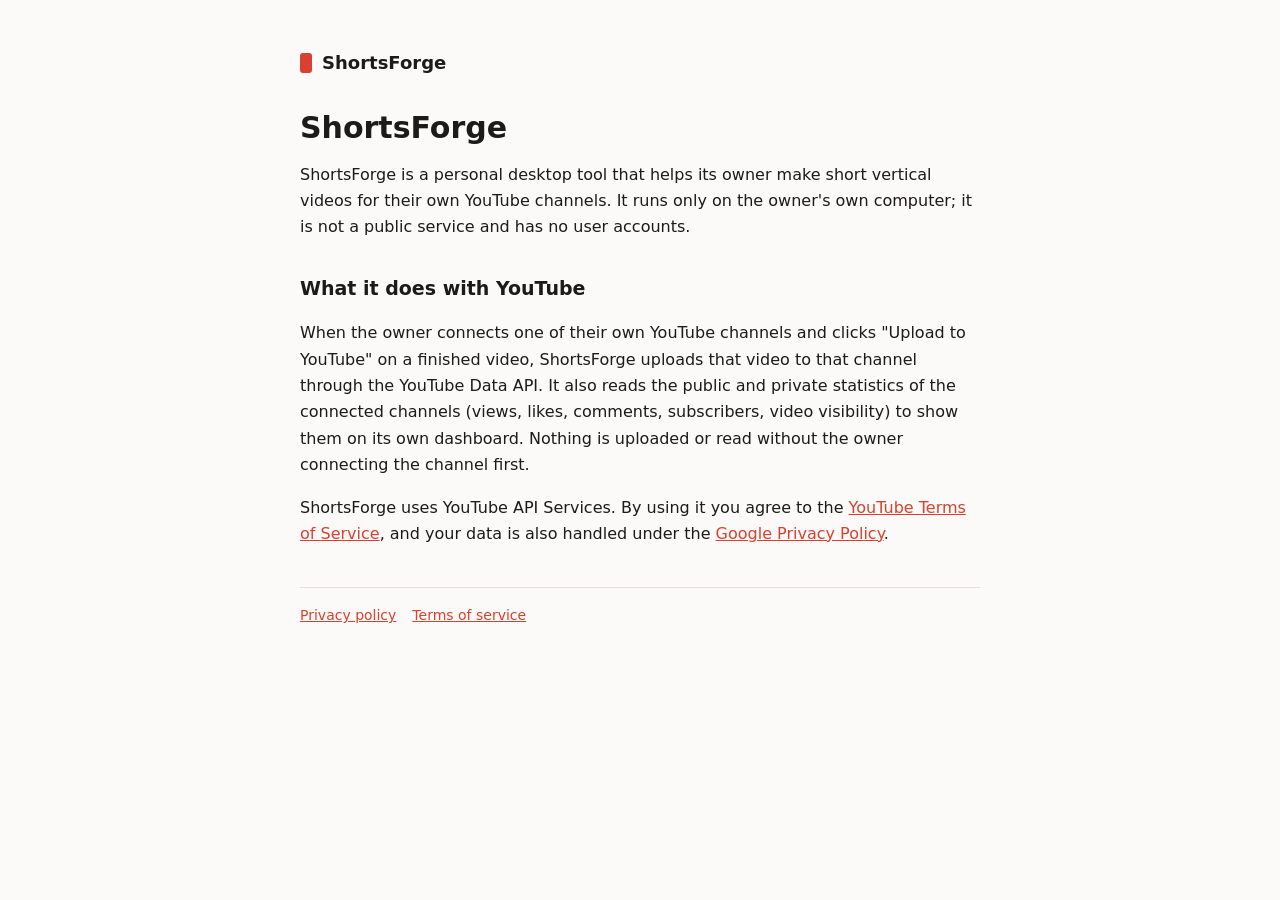
<file: index.html>
<!doctype html>
<html lang="en">
<head>
<meta charset="utf-8">
<meta name="viewport" content="width=device-width, initial-scale=1">
<title>ShortsForge</title>
<link rel="stylesheet" href="style.css">
</head>
<body><main>
<header><span></span><b>ShortsForge</b></header>
<h1>ShortsForge</h1>
<p>ShortsForge is a personal desktop tool that helps its owner make short vertical videos for their own YouTube
channels. It runs only on the owner's own computer; it is not a public service and has no user accounts.</p>
<h2>What it does with YouTube</h2>
<p>When the owner connects one of their own YouTube channels and clicks "Upload to YouTube" on a finished video,
ShortsForge uploads that video to that channel through the YouTube Data API. It also reads the public and private
statistics of the connected channels (views, likes, comments, subscribers, video visibility) to show them on its
own dashboard. Nothing is uploaded or read without the owner connecting the channel first.</p>
<p>ShortsForge uses YouTube API Services. By using it you agree to the
<a href="https://www.youtube.com/t/terms">YouTube Terms of Service</a>, and your data is also handled under the
<a href="https://policies.google.com/privacy">Google Privacy Policy</a>.</p>
<nav><a href="privacy.html">Privacy policy</a><a href="terms.html">Terms of service</a></nav>
</main></body>
</html>
</file>
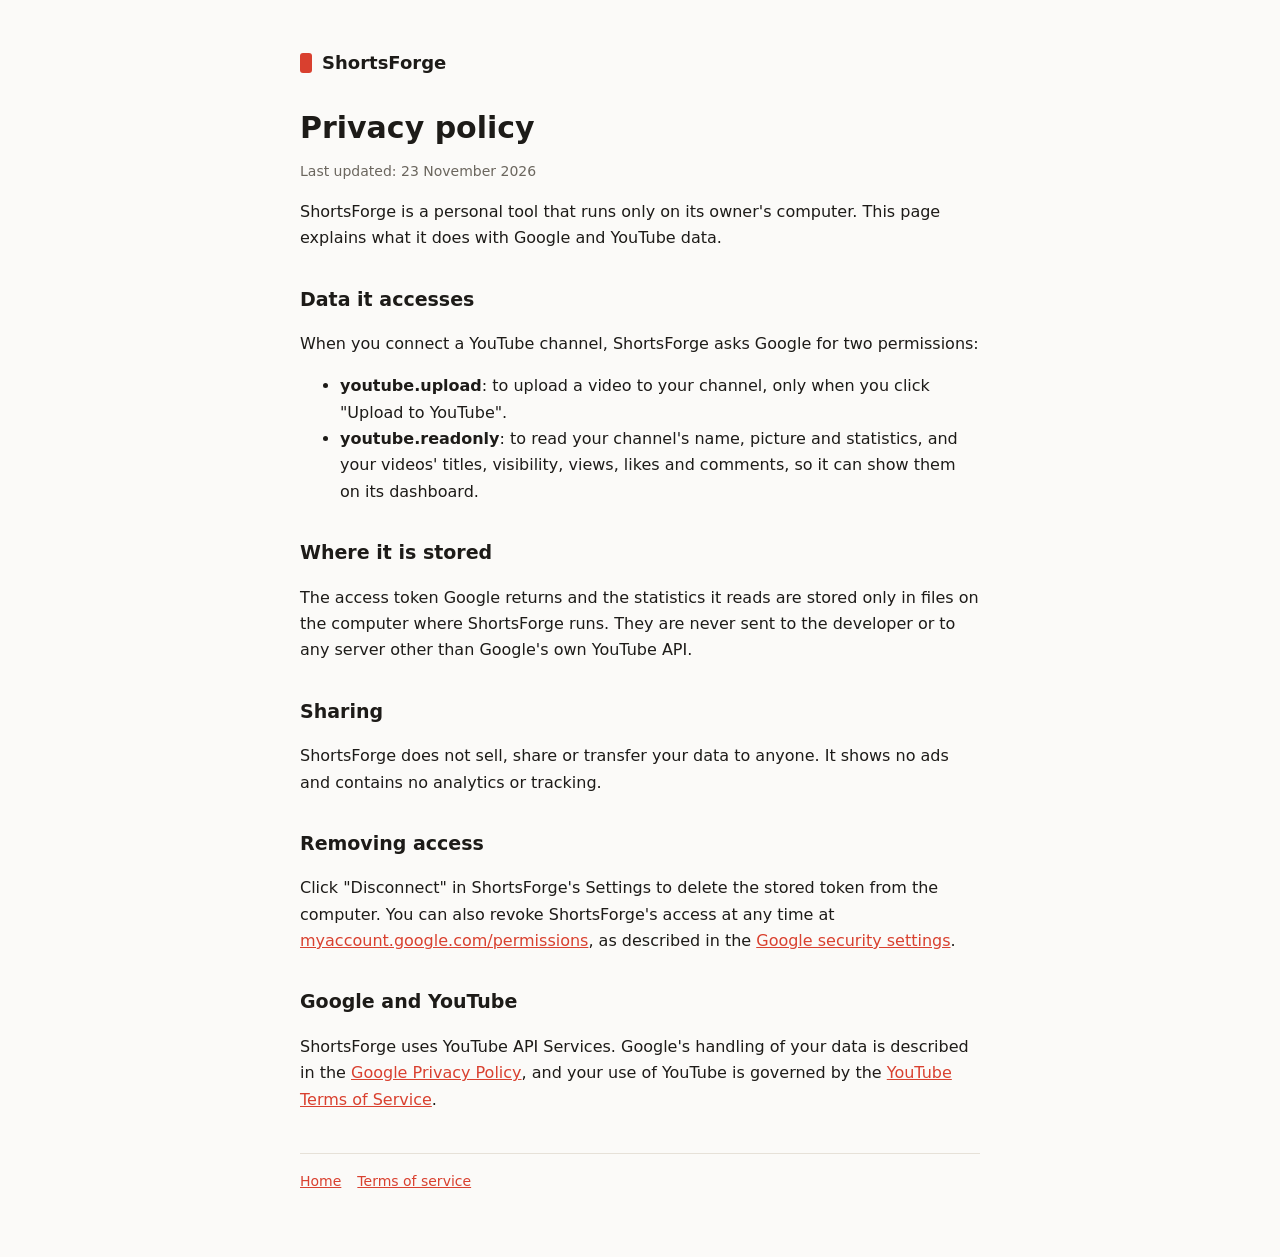
<file: privacy.html>
<!doctype html>
<html lang="en">
<head>
<meta charset="utf-8">
<meta name="viewport" content="width=device-width, initial-scale=1">
<title>ShortsForge privacy policy</title>
<link rel="stylesheet" href="style.css">
</head>
<body><main>
<header><span></span><b>ShortsForge</b></header>
<h1>Privacy policy</h1>
<p class="muted">Last updated: 23 November 2026</p>
<p>ShortsForge is a personal tool that runs only on its owner's computer. This page explains what it does with
Google and YouTube data.</p>

<h2>Data it accesses</h2>
<p>When you connect a YouTube channel, ShortsForge asks Google for two permissions:</p>
<ul>
<li><b>youtube.upload</b>: to upload a video to your channel, only when you click "Upload to YouTube".</li>
<li><b>youtube.readonly</b>: to read your channel's name, picture and statistics, and your videos' titles,
visibility, views, likes and comments, so it can show them on its dashboard.</li>
</ul>

<h2>Where it is stored</h2>
<p>The access token Google returns and the statistics it reads are stored only in files on the computer where
ShortsForge runs. They are never sent to the developer or to any server other than Google's own YouTube API.</p>

<h2>Sharing</h2>
<p>ShortsForge does not sell, share or transfer your data to anyone. It shows no ads and contains no analytics or
tracking.</p>

<h2>Removing access</h2>
<p>Click "Disconnect" in ShortsForge's Settings to delete the stored token from the computer. You can also revoke
ShortsForge's access at any time at
<a href="https://myaccount.google.com/permissions">myaccount.google.com/permissions</a>, as described in the
<a href="https://security.google.com/settings/security/permissions">Google security settings</a>.</p>

<h2>Google and YouTube</h2>
<p>ShortsForge uses YouTube API Services. Google's handling of your data is described in the
<a href="https://policies.google.com/privacy">Google Privacy Policy</a>, and your use of YouTube is governed by the
<a href="https://www.youtube.com/t/terms">YouTube Terms of Service</a>.</p>

<nav><a href="index.html">Home</a><a href="terms.html">Terms of service</a></nav>
</main></body>
</html>
</file>
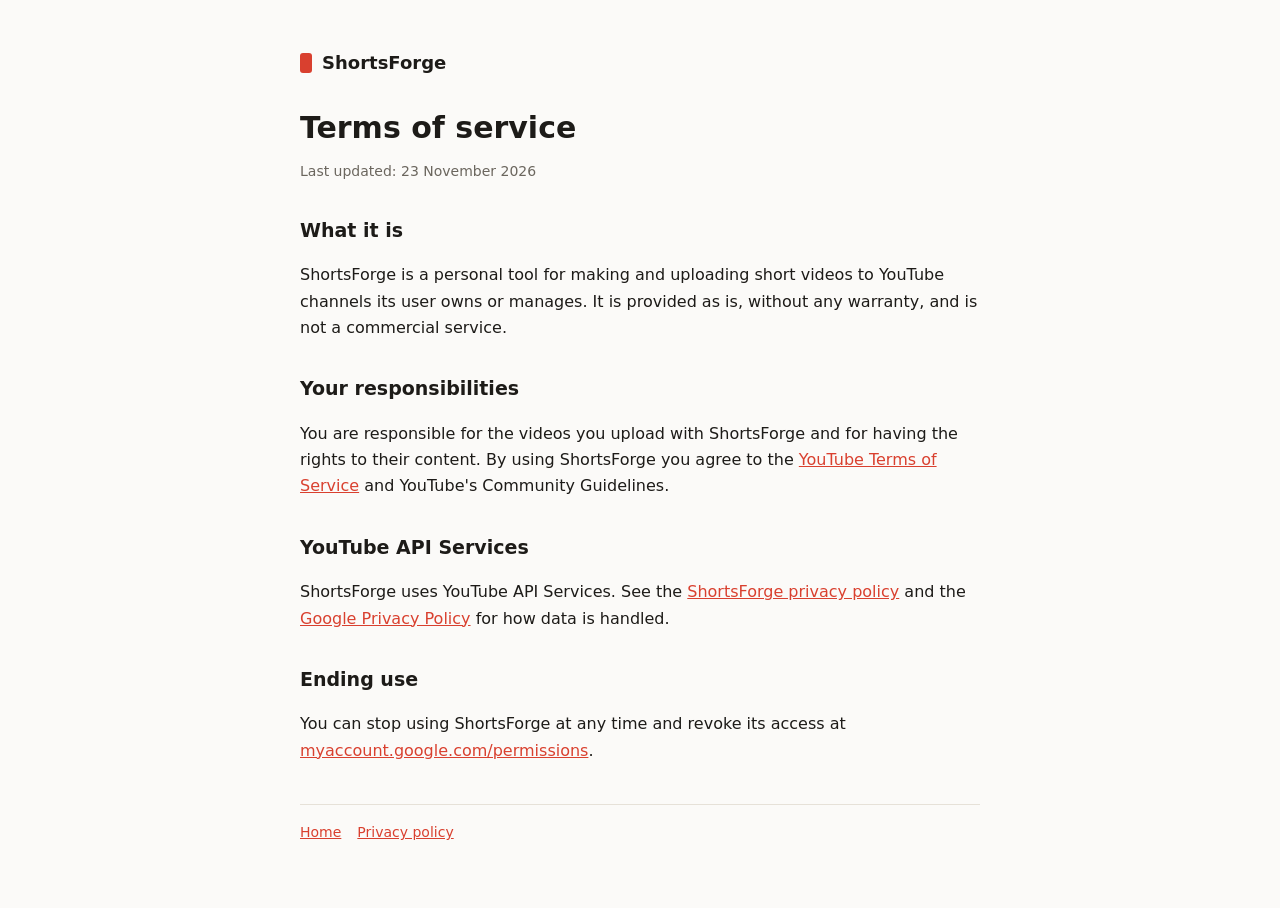
<file: terms.html>
<!doctype html>
<html lang="en">
<head>
<meta charset="utf-8">
<meta name="viewport" content="width=device-width, initial-scale=1">
<title>ShortsForge terms of service</title>
<link rel="stylesheet" href="style.css">
</head>
<body><main>
<header><span></span><b>ShortsForge</b></header>
<h1>Terms of service</h1>
<p class="muted">Last updated: 23 November 2026</p>

<h2>What it is</h2>
<p>ShortsForge is a personal tool for making and uploading short videos to YouTube channels its user owns or
manages. It is provided as is, without any warranty, and is not a commercial service.</p>

<h2>Your responsibilities</h2>
<p>You are responsible for the videos you upload with ShortsForge and for having the rights to their content. By
using ShortsForge you agree to the <a href="https://www.youtube.com/t/terms">YouTube Terms of Service</a> and
YouTube's Community Guidelines.</p>

<h2>YouTube API Services</h2>
<p>ShortsForge uses YouTube API Services. See the <a href="privacy.html">ShortsForge privacy policy</a> and the
<a href="https://policies.google.com/privacy">Google Privacy Policy</a> for how data is handled.</p>

<h2>Ending use</h2>
<p>You can stop using ShortsForge at any time and revoke its access at
<a href="https://myaccount.google.com/permissions">myaccount.google.com/permissions</a>.</p>

<nav><a href="index.html">Home</a><a href="privacy.html">Privacy policy</a></nav>
</main></body>
</html>
</file>
<file: style.css>
:root { --bg: #fbfaf8; --text: #1d1b18; --muted: #6b665e; --line: #e6e1d8; --accent: #d9402f; }
@media (prefers-color-scheme: dark) { :root { --bg: #121110; --text: #ece8e1; --muted: #a39d93; --line: #2c2925; --accent: #ff6a55; } }
* { box-sizing: border-box; }
body { margin: 0; background: var(--bg); color: var(--text); font: 16px/1.65 system-ui, -apple-system, "Segoe UI", sans-serif; }
main { max-width: 720px; margin: 0 auto; padding: 48px 20px 64px; }
header { display: flex; gap: 10px; align-items: center; margin-bottom: 32px; }
header b { font-size: 18px; }
header span { width: 12px; height: 20px; border-radius: 3px; background: var(--accent); }
nav { display: flex; gap: 16px; flex-wrap: wrap; margin-top: 40px; padding-top: 16px; border-top: 1px solid var(--line); font-size: 14px; }
a { color: var(--accent); }
h1 { font-size: 30px; line-height: 1.2; margin: 0 0 8px; }
h2 { font-size: 19px; margin: 32px 0 6px; }
.muted { color: var(--muted); font-size: 14px; }
</file>
